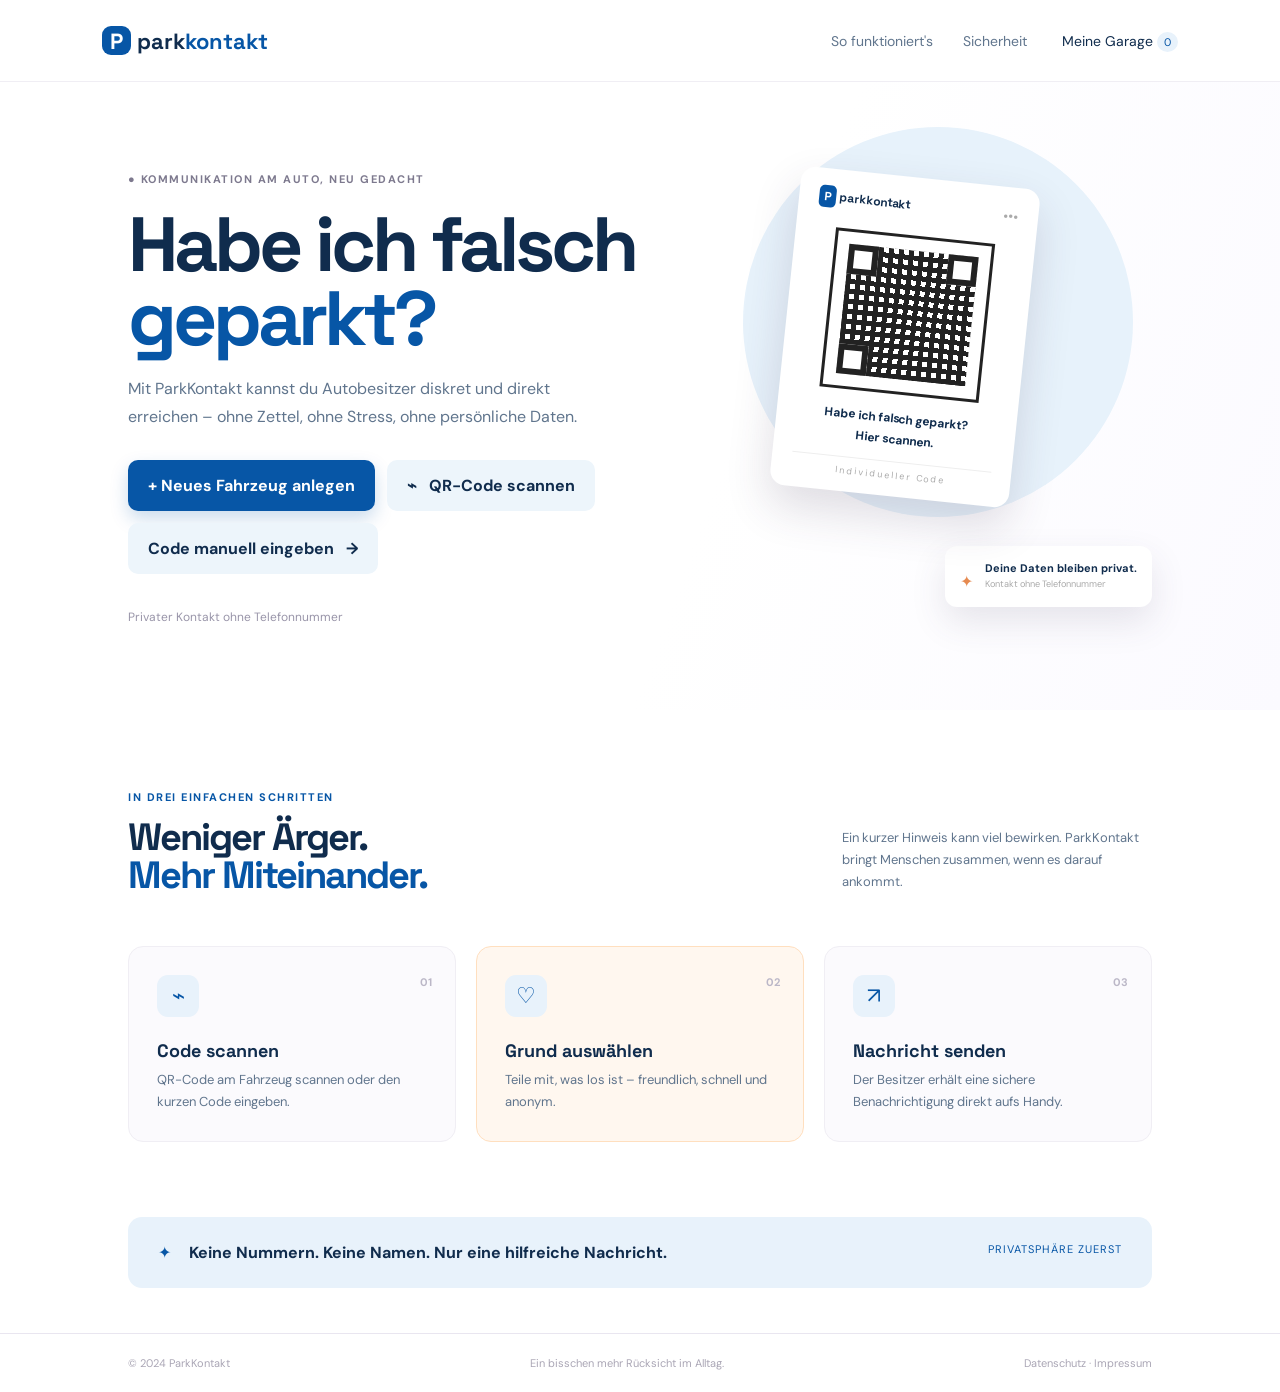
<file: index.html>
<!doctype html>
<html lang="de">
<head>
  <meta charset="utf-8"><meta name="viewport" content="width=device-width,initial-scale=1">
  <meta name="description" content="ParkKontakt verbindet Menschen rund ums Auto.">
  <title>ParkKontakt – Einfach Kontakt aufnehmen</title>
  <link rel="preconnect" href="https://fonts.googleapis.com"><link rel="preconnect" href="https://fonts.gstatic.com" crossorigin>
  <link href="https://fonts.googleapis.com/css2?family=DM+Sans:wght@400;500;600;700&family=Space+Grotesk:wght@500;600;700&display=swap" rel="stylesheet">
  <link rel="stylesheet" href="style.css">
</head>
<body>
  <div class="app">
    <header class="header"><a class="brand" href="index.html"><b>P</b>park<span>kontakt</span></a><nav><a href="index.html#how">So funktioniert's</a><a href="index.html#privacy">Sicherheit</a></nav><a class="link-button" href="garage.html">Meine Garage <i class="count">0</i></a></header>
    <main>
      <section class="hero"><div class="hero-copy"><small class="eyebrow">● Kommunikation am Auto, neu gedacht</small><h1>Habe ich falsch<br><em>geparkt?</em></h1><p>Mit ParkKontakt kannst du Autobesitzer diskret und direkt erreichen – ohne Zettel, ohne Stress, ohne persönliche Daten.</p><div class="actions"><a class="primary" href="new-car.html">+ Neues Fahrzeug anlegen</a><a class="secondary" href="scan.html">⌁ &nbsp; QR-Code scannen</a><a class="secondary" href="code.html">Code manuell eingeben &nbsp; →</a></div><div class="trust">Privater Kontakt ohne Telefonnummer</div></div><div class="hero-art"><div class="orb"></div><div class="qr-card">      <div class="qr-brand"><b>P</b> parkkontakt <span>•••</span></div><div class="qr"><i></i><i></i><i></i></div><strong>Habe ich falsch geparkt?<br>Hier scannen.</strong><small>Individueller Code</small></div><div class="privacy-pop">✦ <span><b>Deine Daten bleiben privat.</b><small>Kontakt ohne Telefonnummer</small></span></div></div></section>
      <section id="how" class="how"><div class="section-title"><div><small class="eyebrow">In drei einfachen Schritten</small><h2>Weniger Ärger.<br><em>Mehr Miteinander.</em></h2></div><p>Ein kurzer Hinweis kann viel bewirken. ParkKontakt bringt Menschen zusammen, wenn es darauf ankommt.</p></div><div class="steps"><article><b>01</b><i>⌁</i><h3>Code scannen</h3><p>QR-Code am Fahrzeug scannen oder den kurzen Code eingeben.</p></article><article class="highlight"><b>02</b><i>♡</i><h3>Grund auswählen</h3><p>Teile mit, was los ist – freundlich, schnell und anonym.</p></article><article><b>03</b><i>↗</i><h3>Nachricht senden</h3><p>Der Besitzer erhält eine sichere Benachrichtigung direkt aufs Handy.</p></article></div></section>
      <div id="privacy" class="privacy">✦ <strong>Keine Nummern. Keine Namen. Nur eine hilfreiche Nachricht.</strong><span>Privatsphäre zuerst</span></div>
    </main>
    <footer>© 2024 ParkKontakt <span>Ein bisschen mehr Rücksicht im Alltag.</span><span>Datenschutz · Impressum</span></footer>
  </div>
  <script src="script.js"></script>
</body>
</html>
</file>
<file: style.css>
﻿:root{--ink:#102c4d;--muted:#60758d;--purple:#0756a6;--lav:#e8f2fb;--line:#e9e6f0;--bg:#f7fbff}*{box-sizing:border-box}body{margin:0;background:var(--bg);color:var(--ink);font-family:"DM Sans",sans-serif;overflow-x:hidden}button,input,textarea{font:inherit}button{cursor:pointer;border:0}a{text-decoration:none;color:inherit}.app{max-width:1440px;margin:auto;background:#fff;min-height:100vh}.header{height:82px;border-bottom:1px solid #f0eef4;display:flex;align-items:center;padding:0 8%;gap:35px}.brand{font:700 22px "Space Grotesk";margin-right:auto}.brand b{display:inline-grid;place-items:center;background:var(--purple);color:white;width:29px;height:29px;border-radius:9px;margin-right:6px}.brand span,em{color:var(--purple);font-style:normal}.header nav{display:flex;gap:30px;color:var(--muted);font-size:14px}.link-button{background:none;font-size:14px}.count{background:var(--lav);color:var(--purple);border-radius:50%;padding:3px 7px;font-size:11px;font-style:normal}.view{display:none}.view.active{display:block}.hero{display:flex;padding:85px 10%;min-height:545px;background:linear-gradient(110deg,#fff 57%,#fbfaff)}.hero-copy{width:54%}.eyebrow{font-size:11px;letter-spacing:1.5px;text-transform:uppercase;font-weight:700;color:var(--purple)}.hero-copy .eyebrow{color:#7d798e}.hero-copy .eyebrow:first-letter{color:#74d19d}h1{font:700 clamp(50px,6vw,78px)/.96 "Space Grotesk";letter-spacing:-4px;margin:20px 0}p{color:var(--muted);line-height:1.7;max-width:480px}.actions{display:flex;gap:12px;margin-top:30px;flex-wrap:wrap}.actions a{display:inline-flex;align-items:center;justify-content:center;text-align:center}.primary,.secondary{padding:15px 20px;border-radius:10px;font-weight:700}.primary{background:var(--purple);color:#fff;box-shadow:0 8px 18px #0756a635}.primary:hover{background:#064888}.secondary{background:#edf5fb;color:var(--ink)}.trust{margin-top:35px;color:#9995a9;font-size:12px}.trust span{display:inline-grid;place-items:center;width:27px;height:27px;border-radius:50%;background:#dacdf0;border:2px solid white;margin-right:-8px;color:#584c6a;font-size:8px;font-weight:bold}.trust strong{color:var(--ink);margin-left:12px}.hero-art{width:46%;position:relative}.orb{position:absolute;width:390px;height:390px;border-radius:50%;background:#e7f2fb;top:-40px;right:4%}.qr-card{position:absolute;z-index:1;top:10px;left:22%;width:240px;height:320px;background:#fff;border-radius:15px;padding:20px;box-shadow:0 20px 45px #3f31502a;transform:rotate(6deg);text-align:center}.qr-brand{text-align:left;font:700 12px "Space Grotesk"}.qr-brand b{background:var(--purple);color:white;padding:3px 5px;border-radius:5px}.qr-brand span{float:right;color:#aaa}.qr{height:154px;width:154px;margin:25px auto 15px;border:12px solid white;outline:3px solid #222;background:repeating-linear-gradient(90deg,#222 0 5px,transparent 5px 10px),repeating-linear-gradient(0deg,#222 0 5px,transparent 5px 10px);position:relative}.qr i{position:absolute;width:30px;height:30px;background:white;border:6px solid #222}.qr i:nth-child(1){top:0;left:0}.qr i:nth-child(2){top:0;right:0}.qr i:nth-child(3){bottom:0;left:0}.qr-card strong{font-size:12px;line-height:1.4}.qr-card small{display:block;border-top:1px solid #eee;margin-top:13px;padding-top:7px;color:#aaa;letter-spacing:2px;font-size:9px}.privacy-pop{position:absolute;right:0;bottom:18px;background:#fff;padding:15px;border-radius:12px;box-shadow:0 15px 35px #493d6320;color:#e68a50}.privacy-pop span{display:inline-block;color:var(--ink);font-size:11px;margin-left:8px}.privacy-pop small,.privacy-pop b{display:block}.privacy-pop small{color:#aaa;margin-top:3px}.how{padding:75px 10%}.section-title{display:flex;justify-content:space-between;align-items:end}.section-title h2{font:700 38px/1 "Space Grotesk";letter-spacing:-2px;margin:12px 0}.section-title p{font-size:13px;max-width:310px}.steps{display:grid;grid-template-columns:repeat(3,1fr);gap:20px;margin-top:40px}.steps article{padding:28px;background:#fbfafd;border:1px solid #f0eef4;border-radius:15px;position:relative}.steps article.highlight{background:#fff7ef;border-color:#ffdfbf}.steps article>b{position:absolute;right:23px;color:#bbb7c7;font-size:11px}.steps article i{display:grid;place-items:center;width:42px;height:42px;border-radius:11px;background:var(--lav);color:var(--purple);font-size:22px;font-style:normal}.steps h3{font:700 18px "Space Grotesk";margin:22px 0 7px}.steps p{font-size:13px;margin:0}.privacy{margin:0 10% 45px;padding:25px 30px;background:var(--lav);border-radius:14px;color:var(--purple)}.privacy strong{color:var(--ink);margin-left:14px}.privacy span{float:right;font-size:11px;text-transform:uppercase;letter-spacing:1px}.page{padding:65px 10% 90px}.page h1{font-size:58px;margin:18px 0}.back{display:block;background:none;color:var(--muted);padding:0;margin-bottom:35px;font-size:13px}.page>p{margin-bottom:25px}.toolbar{display:flex;justify-content:space-between;align-items:center;margin-top:35px;color:var(--muted);font-size:13px}.cars{display:grid;grid-template-columns:repeat(auto-fill,minmax(270px,1fr));gap:18px;margin-top:20px}.empty,.car-card{border:1px solid var(--line);border-radius:15px;padding:35px;text-align:center}.empty{grid-column:1/-1;color:var(--muted)}.car-card{text-align:left;box-shadow:0 8px 25px #493d6310}.car-card h3{font:700 18px "Space Grotesk";margin:0 0 6px}.car-card p{font-size:12px;margin:0 0 20px}.car-card button{background:var(--lav);color:var(--purple);padding:10px;border-radius:8px;font-size:12px}.form-page{display:grid;grid-template-columns:.8fr 1fr;gap:8%}.form-intro{padding-top:0}.panel{border:1px solid var(--line);border-radius:16px;padding:30px;box-shadow:0 18px 50px #382b6312}.panel h2{font:700 20px "Space Grotesk";margin:0 0 25px}.panel label{display:block;font-size:12px;font-weight:700;margin:15px 0}.panel label small{float:right;color:#aaa;font-weight:400}.panel input,.panel textarea,.code-form input{width:100%;border:1px solid var(--line);padding:12px;border-radius:8px;margin-top:7px;outline:none;resize:vertical}.panel input:focus,.panel textarea:focus,.code-form input:focus{border-color:var(--purple)}.row{display:grid;grid-template-columns:1fr 1fr;gap:15px}.wide{width:100%;margin-top:16px}.centered{text-align:center;padding:60px 20px;min-height:570px}.centered .back{max-width:520px;margin:0 auto 50px;text-align:left}.big-icon{margin:auto auto 25px;display:grid;place-items:center;width:60px;height:60px;border-radius:17px;background:var(--lav);color:var(--purple);font-size:32px}.centered h1{font-size:57px}.centered p{margin:0 auto 25px}.code-form{max-width:520px;margin:auto;display:flex;gap:10px}.code-form input{margin:0;font-size:18px;letter-spacing:3px;text-transform:uppercase}.scanner{width:220px;height:220px;border:2px solid var(--purple);border-radius:20px;margin:0 auto 25px;background:#f0f7fc;display:grid;place-items:center;color:var(--purple);font-size:25px}.message{display:grid;grid-template-columns:.8fr 1fr;gap:8%;padding:70px 13%;min-height:570px}.message h1{font-size:55px}.car-info{display:flex;align-items:center;gap:12px;margin-top:38px}.car-info>b{background:#e0edf8;color:var(--purple);padding:14px;border-radius:11px}.car-info small,.car-info strong{display:block}.car-info small{color:var(--muted);font-size:12px;margin-top:3px}.car-info>span:last-child{margin-left:auto;color:#4a9a73}.panel>p{font-size:12px}.reasons{display:grid;grid-template-columns:1fr 1fr;gap:8px;margin:20px 0}.reasons button{padding:12px 8px;background:white;border:1px solid var(--line);border-radius:8px;text-align:left;color:var(--muted);font-size:11px}.reasons button.selected,.reasons button:hover{background:var(--lav);border-color:var(--purple);color:var(--purple)}.panel>small{color:#8f8b9c;font-size:11px}.panel textarea{min-height:100px}footer{display:flex;justify-content:space-between;padding:22px 10%;border-top:1px solid var(--line);font-size:11px;color:#aaa6b5}#toast{position:fixed;right:25px;bottom:25px;background:var(--ink);color:white;padding:15px 20px;border-radius:9px;opacity:0;transform:translateY(15px);transition:.2s}#toast.show{opacity:1;transform:none}
.form-tip{display:flex;gap:10px;margin-top:28px;padding:15px;background:var(--lav);border-radius:10px;color:#6f6997;font-size:12px;line-height:1.5}.panel fieldset{border:0;border-top:1px solid var(--line);padding:15px 0 0;margin-top:20px}.panel legend{font-size:12px;font-weight:700}.check{display:flex!important;align-items:center;gap:8px;font-size:11px!important;color:var(--muted)!important;font-weight:400!important;margin:11px 0!important}.check input{width:auto!important;margin:0!important;accent-color:var(--purple)}.hint{display:block;color:var(--muted);font-size:11px;margin-top:17px}.card-link{display:inline-block;background:var(--lav);color:var(--purple);padding:10px;border-radius:8px;font-size:12px}.card-page{padding:60px 10% 90px;text-align:center;min-height:620px}.card-page .back{max-width:850px;margin:0 auto 35px;text-align:left}.card-page h1{font-size:54px}.print-card{width:320px;min-height:415px;margin:35px auto 25px;padding:25px;background:white;border-radius:16px;box-shadow:0 15px 45px #493d6318}.print-card .qr-brand{text-align:left;font:700 13px "Space Grotesk"}.print-card .qr-brand b{background:var(--purple);color:white;padding:4px 6px;border-radius:5px}.print-card h2{font:700 24px "Space Grotesk";margin:38px 0 8px}.print-card p{font-size:12px;margin:0 auto}.print-qr{margin:25px auto;width:165px;height:165px}.print-card>strong{font-size:11px;line-height:1.5}.print-card>strong span{color:var(--purple);letter-spacing:2px}.card-actions{display:flex;justify-content:center;gap:10px}.card-actions .secondary{display:inline-flex;align-items:center}.car-card{border:1px solid var(--line);border-radius:15px;padding:25px;text-align:left;box-shadow:0 8px 25px #493d6310}.empty{grid-column:1/-1;border:1px dashed #d9d4e7;border-radius:15px;padding:40px;text-align:center;color:var(--muted)}@media print{.header,.back,.card-actions,footer{display:none!important}.card-page{padding:0}.print-card{box-shadow:none;border:1px solid #ddd}}
.inbox{margin-top:65px}.inbox h2{font:700 28px "Space Grotesk";margin:12px 0 20px}.inbox .cars{margin-top:0}
@media(max-width:800px){.header{height:auto;flex-wrap:wrap;padding:14px 6%;gap:14px}.header nav{display:none}.hero{display:block;padding:55px 7% 35px}.hero-copy,.hero-art{width:100%}.hero h1{font-size:52px}.hero-art{height:370px;margin-top:25px}.qr-card{left:18%}.orb{right:2%;width:330px;height:330px}.how{padding:55px 7%}.section-title{display:block}.steps{grid-template-columns:1fr}.privacy{margin:0 7% 35px}.privacy span{display:block;float:none;margin-top:10px}.page{padding:50px 7%}.toolbar{flex-wrap:wrap;gap:12px;align-items:flex-start}.form-page,.message{display:block;padding:50px 7%}.form-intro{margin-bottom:35px}.message>div{margin-bottom:35px}.message h1{font-size:48px}.card-actions{flex-wrap:wrap}.card-actions>*{width:100%;justify-content:center}footer{display:block;text-align:center;line-height:2;padding:20px 7%}}@media(max-width:480px){.hero h1,.page h1,.centered h1,.message h1,.card-page h1{font-size:38px;letter-spacing:-2px;line-height:1.05}.actions{display:block}.actions a,.actions button{width:100%;margin-bottom:10px}.hero-art{transform:scale(.9);transform-origin:top center;margin-bottom:-35px}.qr-card{left:8%}.row,.reasons{grid-template-columns:1fr}.code-form{display:block}.code-form button{width:100%;margin-top:10px}.car-info{flex-wrap:wrap}.car-info>span:last-child{margin-left:0}.print-card{width:100%;padding:20px}.scanner{width:min(220px,100%);height:min(220px,100%)}}
</file>
